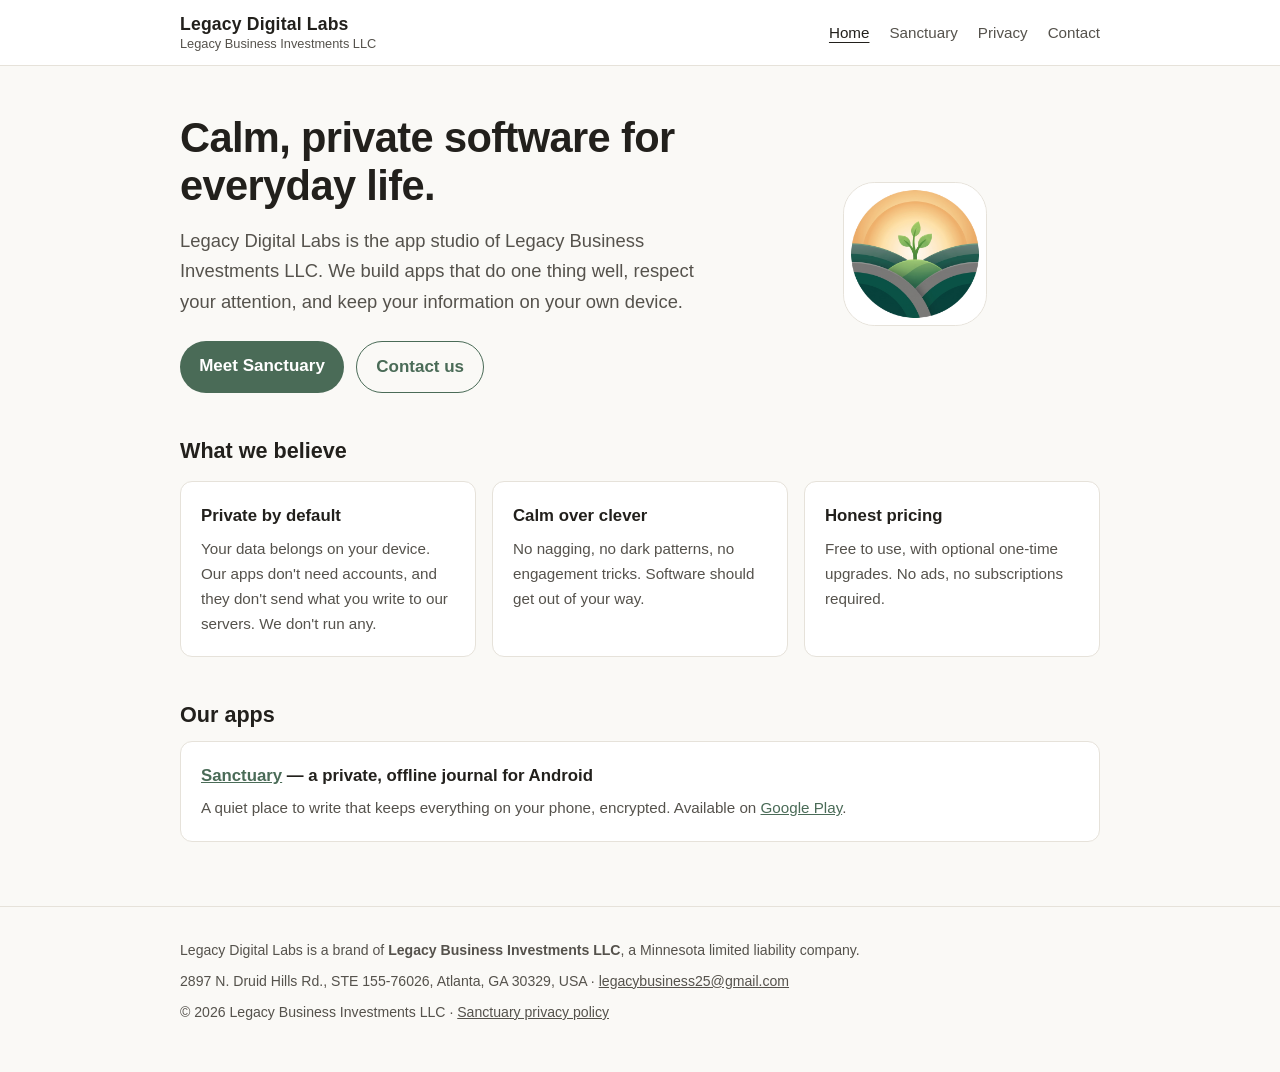
<file: index.html>
<!DOCTYPE html>
<html lang="en">
<head>
<meta charset="utf-8">
<meta name="viewport" content="width=device-width, initial-scale=1">
<title>Legacy Digital Labs — Legacy Business Investments LLC</title>
<meta name="description" content="Legacy Digital Labs is the app studio of Legacy Business Investments LLC. We make calm, private software, starting with Sanctuary, an offline journal for Android.">
<link rel="icon" href="assets/icon-192.png">
<link rel="stylesheet" href="assets/style.css">
</head>
<body>
<header class="site-header">
  <div class="wrap">
    <a class="brand" href="./">
      <strong>Legacy Digital Labs</strong>
      <span>Legacy Business Investments LLC</span>
    </a>
    <nav class="site-nav" aria-label="Main">
      <a href="./" aria-current="page">Home</a>
      <a href="sanctuary/">Sanctuary</a>
      <a href="sanctuary/privacy/">Privacy</a>
      <a href="contact/">Contact</a>
    </nav>
  </div>
</header>

<main>
  <div class="wrap">
    <section class="hero">
      <div>
        <h1>Calm, private software for everyday life.</h1>
        <p class="lede">Legacy Digital Labs is the app studio of Legacy Business Investments LLC. We build
        apps that do one thing well, respect your attention, and keep your information on your own device.</p>
        <div class="actions">
          <a class="button" href="sanctuary/">Meet Sanctuary</a>
          <a class="button secondary" href="contact/">Contact us</a>
        </div>
      </div>
      <img class="hero-icon" src="assets/icon-512.png" alt="Sanctuary app icon: a seedling above a horizon" width="512" height="512">
    </section>

    <h2>What we believe</h2>
    <div class="cards">
      <div class="card">
        <h3>Private by default</h3>
        <p>Your data belongs on your device. Our apps don't need accounts, and they don't send what you write to our servers. We don't run any.</p>
      </div>
      <div class="card">
        <h3>Calm over clever</h3>
        <p>No nagging, no dark patterns, no engagement tricks. Software should get out of your way.</p>
      </div>
      <div class="card">
        <h3>Honest pricing</h3>
        <p>Free to use, with optional one-time upgrades. No ads, no subscriptions required.</p>
      </div>
    </div>

    <h2>Our apps</h2>
    <div class="card">
      <h3><a href="sanctuary/">Sanctuary</a> — a private, offline journal for Android</h3>
      <p>A quiet place to write that keeps everything on your phone, encrypted. Available on
      <a href="https://play.google.com/store/apps/details?id=com.sanctuary.myapp">Google Play</a>.</p>
    </div>
  </div>
</main>

<footer class="site-footer">
  <div class="wrap">
    <div>Legacy Digital Labs is a brand of <strong>Legacy Business Investments LLC</strong>, a Minnesota limited liability company.</div>
    <div>2897 N. Druid Hills Rd., STE 155-76026, Atlanta, GA 30329, USA · <a href="mailto:legacybusiness25@gmail.com">legacybusiness25@gmail.com</a></div>
    <div>© 2026 Legacy Business Investments LLC · <a href="sanctuary/privacy/">Sanctuary privacy policy</a></div>
  </div>
</footer>
</body>
</html>
</file>
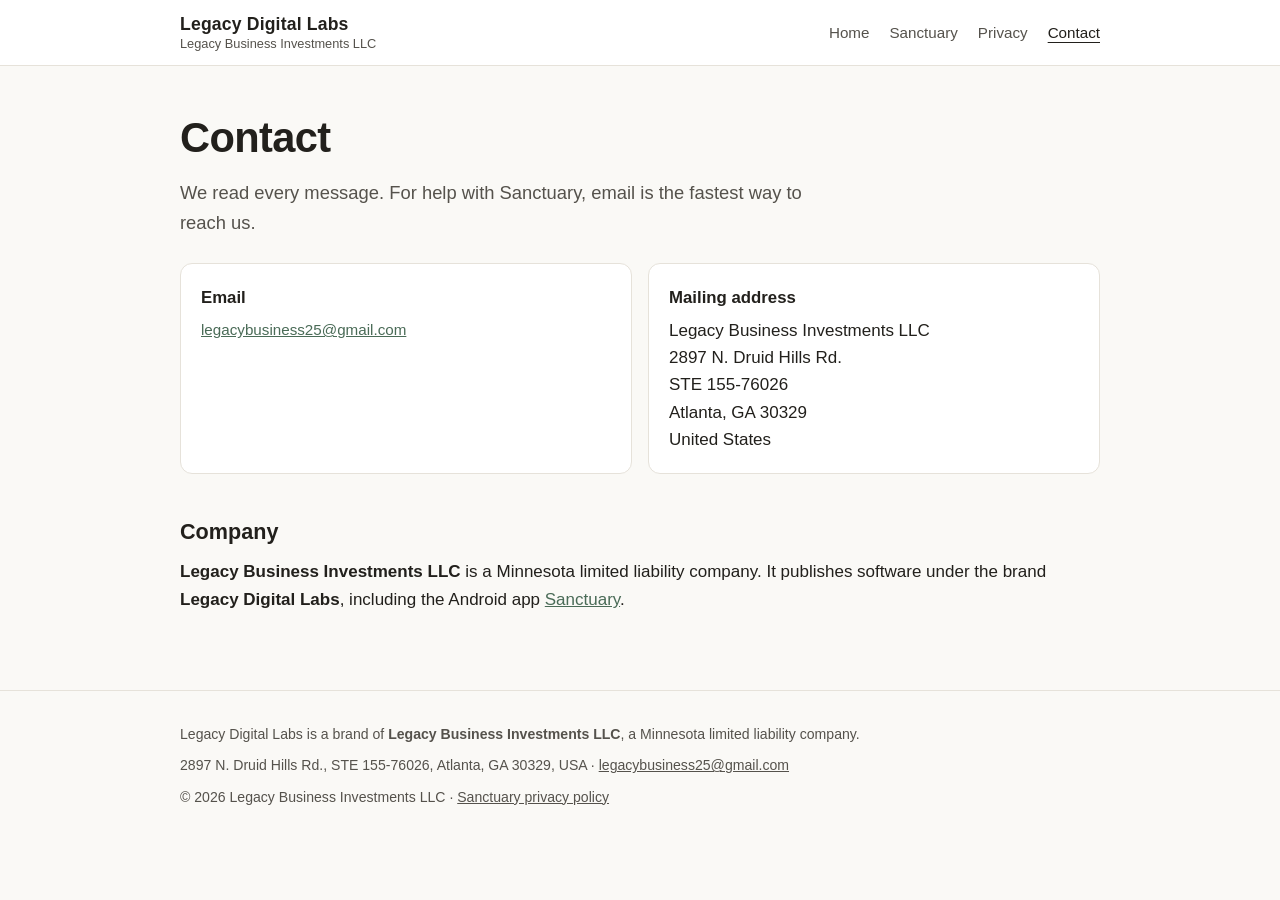
<file: contact/index.html>
<!DOCTYPE html>
<html lang="en">
<head>
<meta charset="utf-8">
<meta name="viewport" content="width=device-width, initial-scale=1">
<title>Contact · Legacy Digital Labs</title>
<meta name="description" content="Contact Legacy Digital Labs, the app studio of Legacy Business Investments LLC.">
<link rel="icon" href="../assets/icon-192.png">
<link rel="stylesheet" href="../assets/style.css">
</head>
<body>
<header class="site-header">
  <div class="wrap">
    <a class="brand" href="../">
      <strong>Legacy Digital Labs</strong>
      <span>Legacy Business Investments LLC</span>
    </a>
    <nav class="site-nav" aria-label="Main">
      <a href="../">Home</a>
      <a href="../sanctuary/">Sanctuary</a>
      <a href="../sanctuary/privacy/">Privacy</a>
      <a href="./" aria-current="page">Contact</a>
    </nav>
  </div>
</header>

<main>
  <div class="wrap">
    <h1>Contact</h1>
    <p class="lede">We read every message. For help with Sanctuary, email is the fastest way to reach us.</p>

    <div class="contact-grid">
      <div class="card">
        <h3>Email</h3>
        <p><a href="mailto:legacybusiness25@gmail.com">legacybusiness25@gmail.com</a></p>
      </div>
      <div class="card">
        <h3>Mailing address</h3>
        <address>
          Legacy Business Investments LLC<br>
          2897 N. Druid Hills Rd.<br>
          STE 155-76026<br>
          Atlanta, GA 30329<br>
          United States
        </address>
      </div>
    </div>

    <h2>Company</h2>
    <p><strong>Legacy Business Investments LLC</strong> is a Minnesota limited liability company.
    It publishes software under the brand <strong>Legacy Digital Labs</strong>, including the Android app
    <a href="../sanctuary/">Sanctuary</a>.</p>
  </div>
</main>

<footer class="site-footer">
  <div class="wrap">
    <div>Legacy Digital Labs is a brand of <strong>Legacy Business Investments LLC</strong>, a Minnesota limited liability company.</div>
    <div>2897 N. Druid Hills Rd., STE 155-76026, Atlanta, GA 30329, USA · <a href="mailto:legacybusiness25@gmail.com">legacybusiness25@gmail.com</a></div>
    <div>© 2026 Legacy Business Investments LLC · <a href="../sanctuary/privacy/">Sanctuary privacy policy</a></div>
  </div>
</footer>
</body>
</html>
</file>
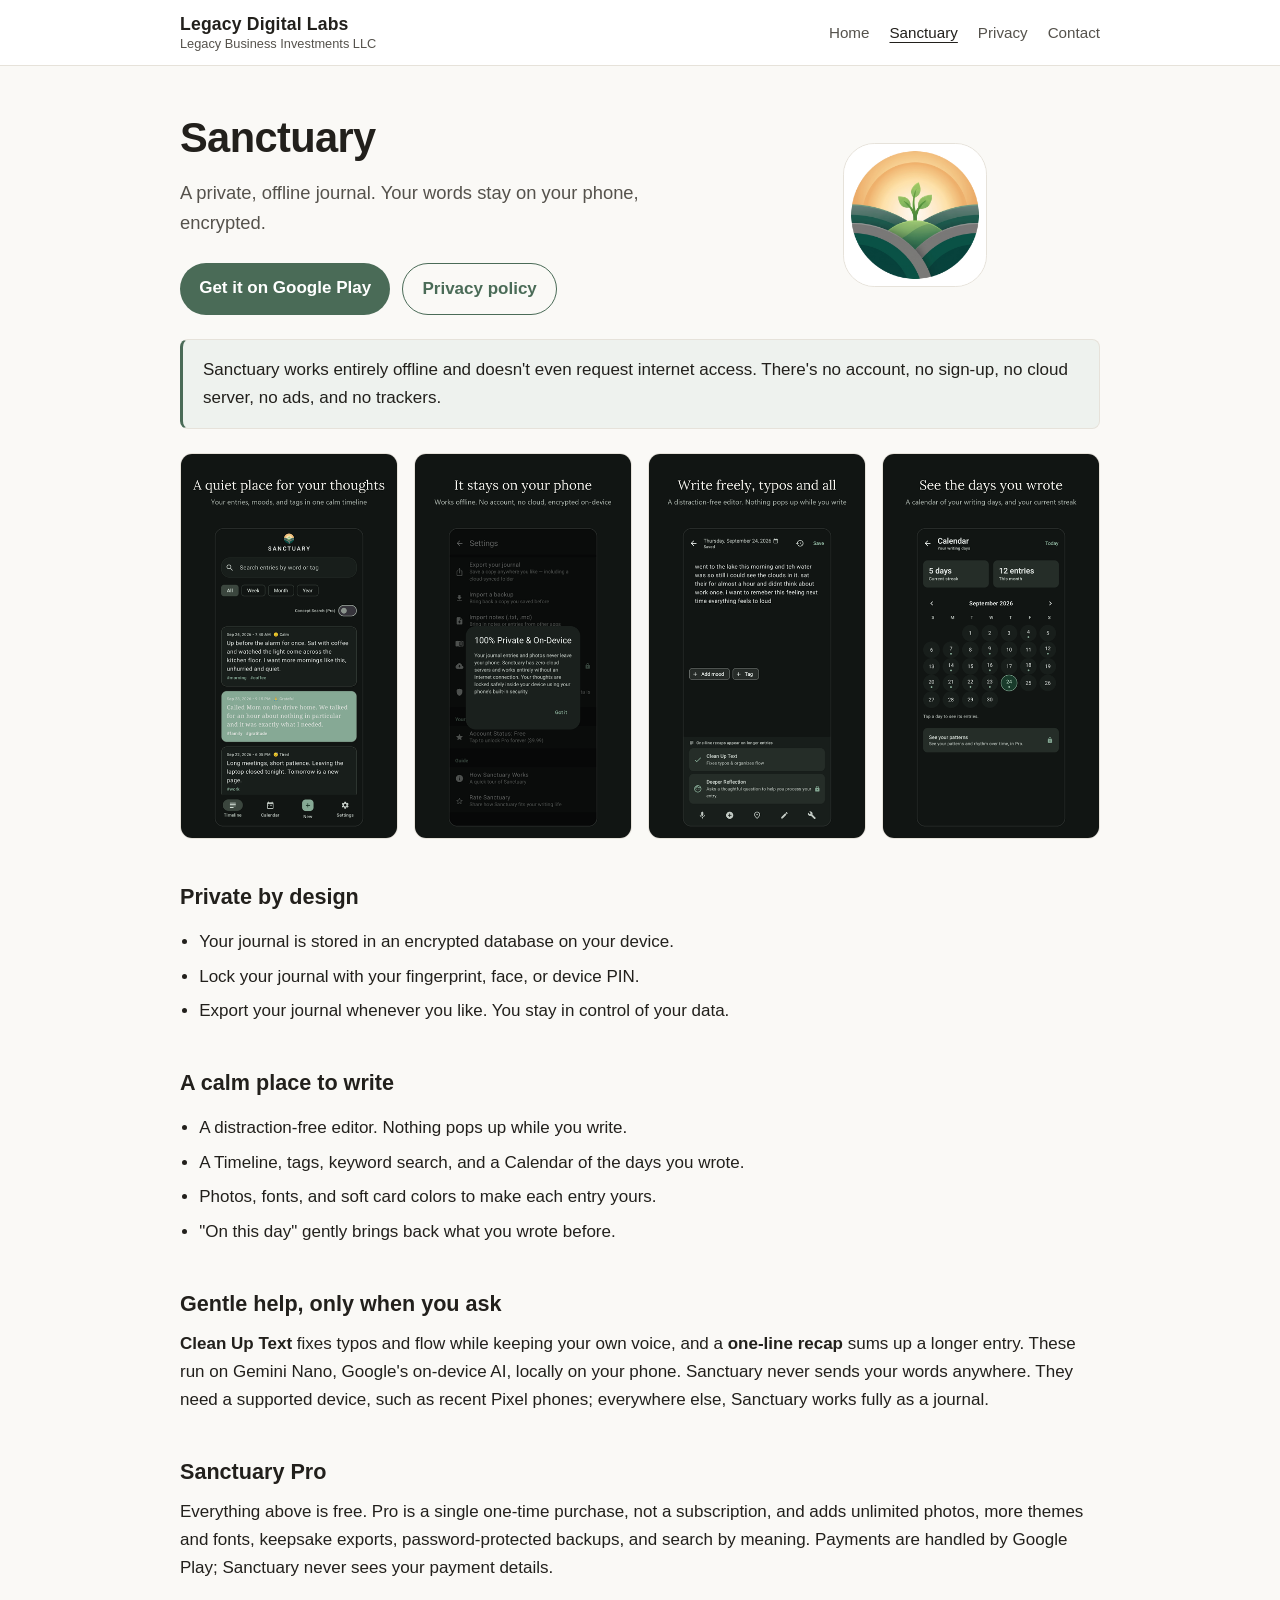
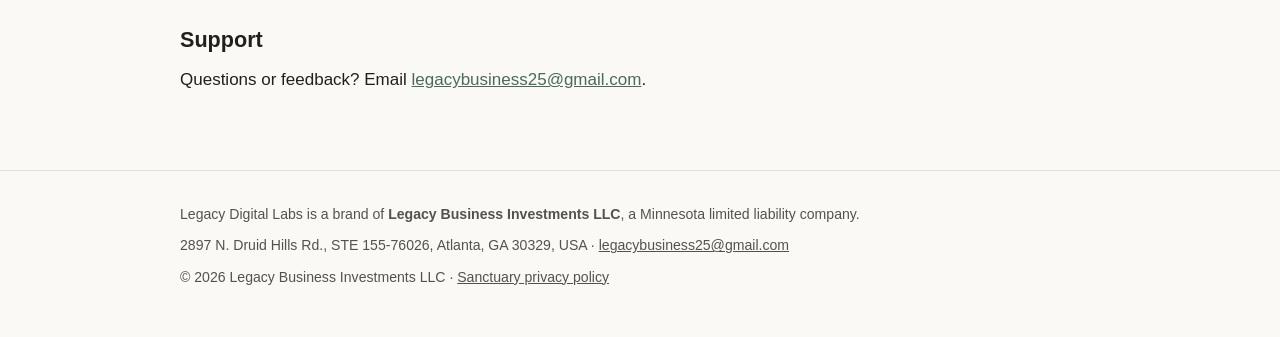
<file: sanctuary/index.html>
<!DOCTYPE html>
<html lang="en">
<head>
<meta charset="utf-8">
<meta name="viewport" content="width=device-width, initial-scale=1">
<title>Sanctuary — a private, offline journal · Legacy Digital Labs</title>
<meta name="description" content="Sanctuary is a private, offline journal for Android. Your words stay on your phone, encrypted. No account, no cloud, no ads.">
<link rel="icon" href="../assets/icon-192.png">
<link rel="stylesheet" href="../assets/style.css">
</head>
<body>
<header class="site-header">
  <div class="wrap">
    <a class="brand" href="../">
      <strong>Legacy Digital Labs</strong>
      <span>Legacy Business Investments LLC</span>
    </a>
    <nav class="site-nav" aria-label="Main">
      <a href="../">Home</a>
      <a href="./" aria-current="page">Sanctuary</a>
      <a href="privacy/">Privacy</a>
      <a href="../contact/">Contact</a>
    </nav>
  </div>
</header>

<main>
  <div class="wrap">
    <section class="hero">
      <div>
        <h1>Sanctuary</h1>
        <p class="lede">A private, offline journal. Your words stay on your phone, encrypted.</p>
        <div class="actions">
          <a class="button" href="https://play.google.com/store/apps/details?id=com.sanctuary.myapp">Get it on Google Play</a>
          <a class="button secondary" href="privacy/">Privacy policy</a>
        </div>
      </div>
      <img class="hero-icon" src="../assets/icon-512.png" alt="Sanctuary app icon" width="512" height="512">
    </section>

    <div class="promise">Sanctuary works entirely offline and doesn't even request internet access.
    There's no account, no sign-up, no cloud server, no ads, and no trackers.</div>

    <div class="shots">
      <img src="../assets/shots/01-timeline.png" alt="Timeline of journal entries" width="414" height="736" loading="lazy">
      <img src="../assets/shots/02-privacy.png" alt="Privacy: everything stays on your phone" width="414" height="736" loading="lazy">
      <img src="../assets/shots/03-write-freely.png" alt="Distraction-free editor" width="414" height="736" loading="lazy">
      <img src="../assets/shots/05-calendar.png" alt="Calendar marking the days you wrote" width="414" height="736" loading="lazy">
    </div>

    <h2>Private by design</h2>
    <ul class="features">
      <li>Your journal is stored in an encrypted database on your device.</li>
      <li>Lock your journal with your fingerprint, face, or device PIN.</li>
      <li>Export your journal whenever you like. You stay in control of your data.</li>
    </ul>

    <h2>A calm place to write</h2>
    <ul class="features">
      <li>A distraction-free editor. Nothing pops up while you write.</li>
      <li>A Timeline, tags, keyword search, and a Calendar of the days you wrote.</li>
      <li>Photos, fonts, and soft card colors to make each entry yours.</li>
      <li>"On this day" gently brings back what you wrote before.</li>
    </ul>

    <h2>Gentle help, only when you ask</h2>
    <p><strong>Clean Up Text</strong> fixes typos and flow while keeping your own voice, and a
    <strong>one-line recap</strong> sums up a longer entry. These run on Gemini Nano, Google's on-device AI,
    locally on your phone. Sanctuary never sends your words anywhere. They need a supported device, such as
    recent Pixel phones; everywhere else, Sanctuary works fully as a journal.</p>

    <h2>Sanctuary Pro</h2>
    <p>Everything above is free. Pro is a single one-time purchase, not a subscription, and adds unlimited
    photos, more themes and fonts, keepsake exports, password-protected backups, and search by meaning.
    Payments are handled by Google Play; Sanctuary never sees your payment details.</p>

    <h2>Support</h2>
    <p>Questions or feedback? Email <a href="mailto:legacybusiness25@gmail.com">legacybusiness25@gmail.com</a>.</p>
  </div>
</main>

<footer class="site-footer">
  <div class="wrap">
    <div>Legacy Digital Labs is a brand of <strong>Legacy Business Investments LLC</strong>, a Minnesota limited liability company.</div>
    <div>2897 N. Druid Hills Rd., STE 155-76026, Atlanta, GA 30329, USA · <a href="mailto:legacybusiness25@gmail.com">legacybusiness25@gmail.com</a></div>
    <div>© 2026 Legacy Business Investments LLC · <a href="privacy/">Sanctuary privacy policy</a></div>
  </div>
</footer>
</body>
</html>
</file>
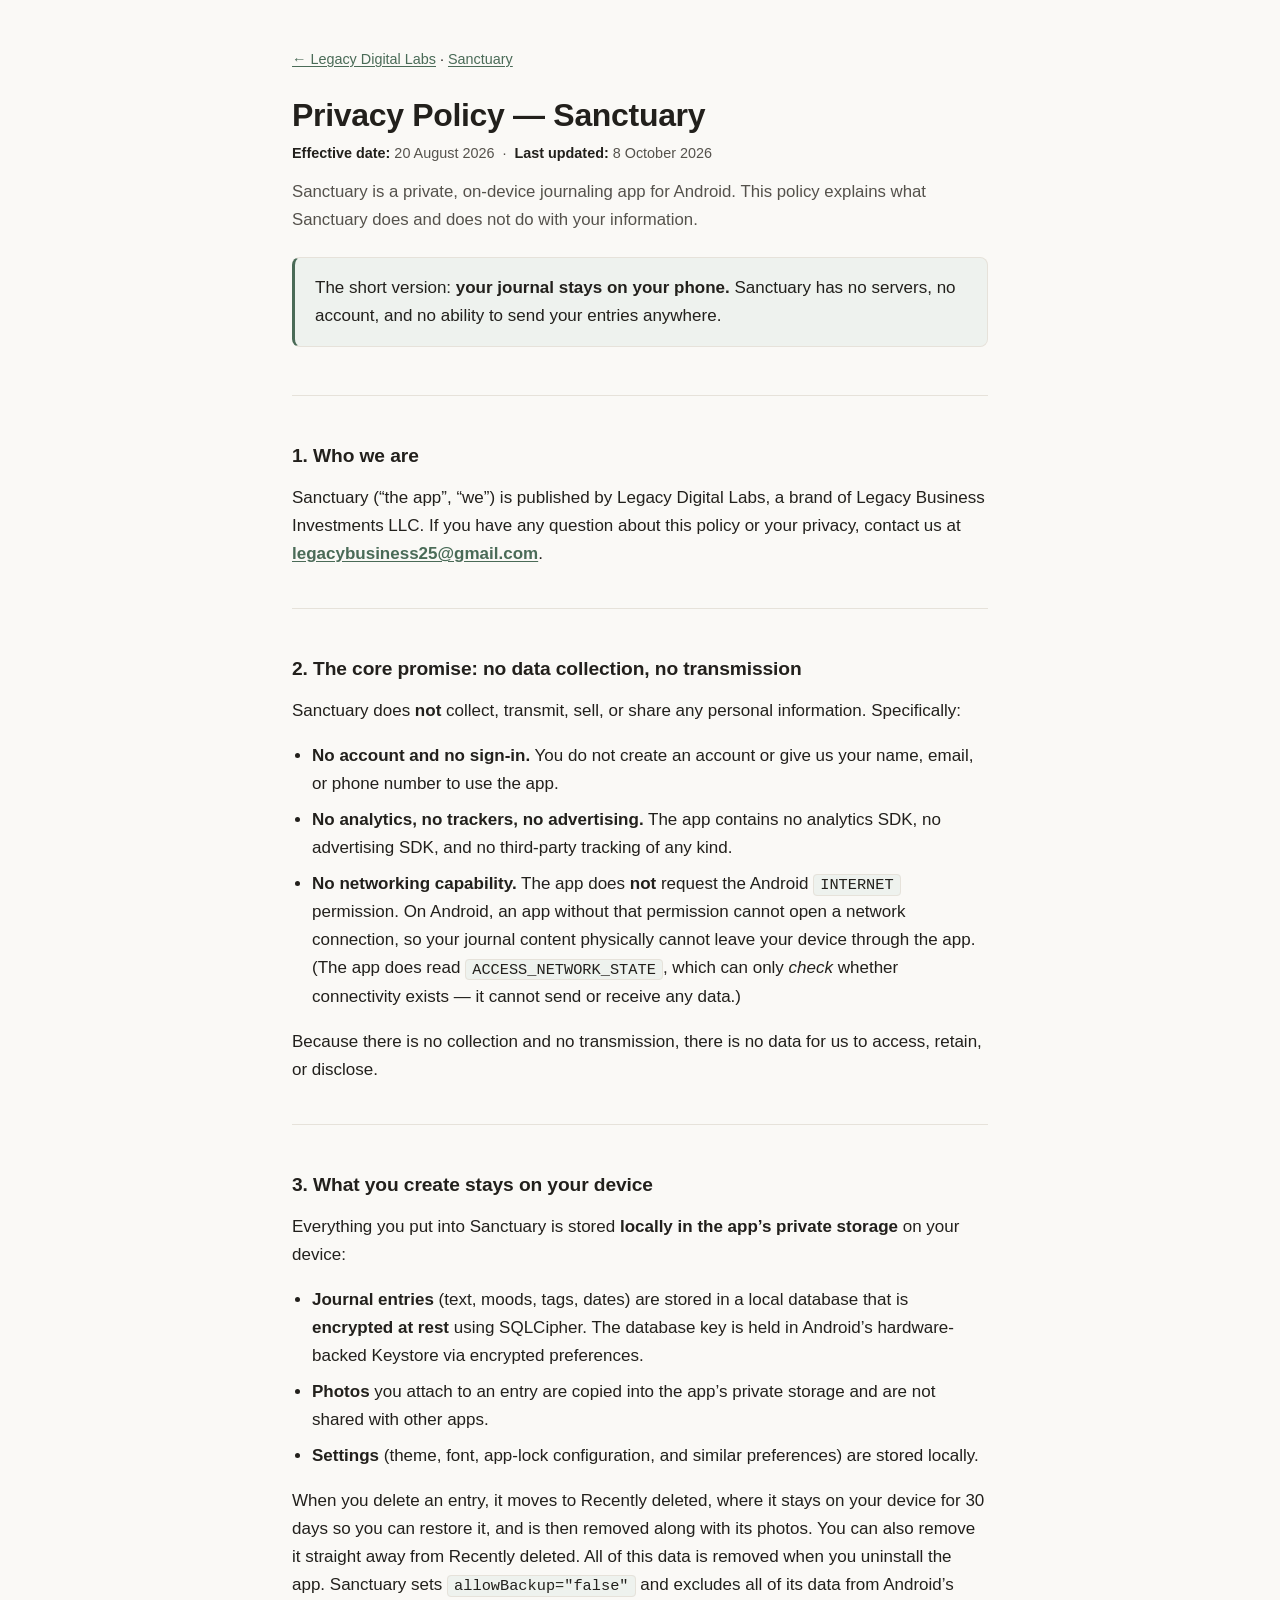
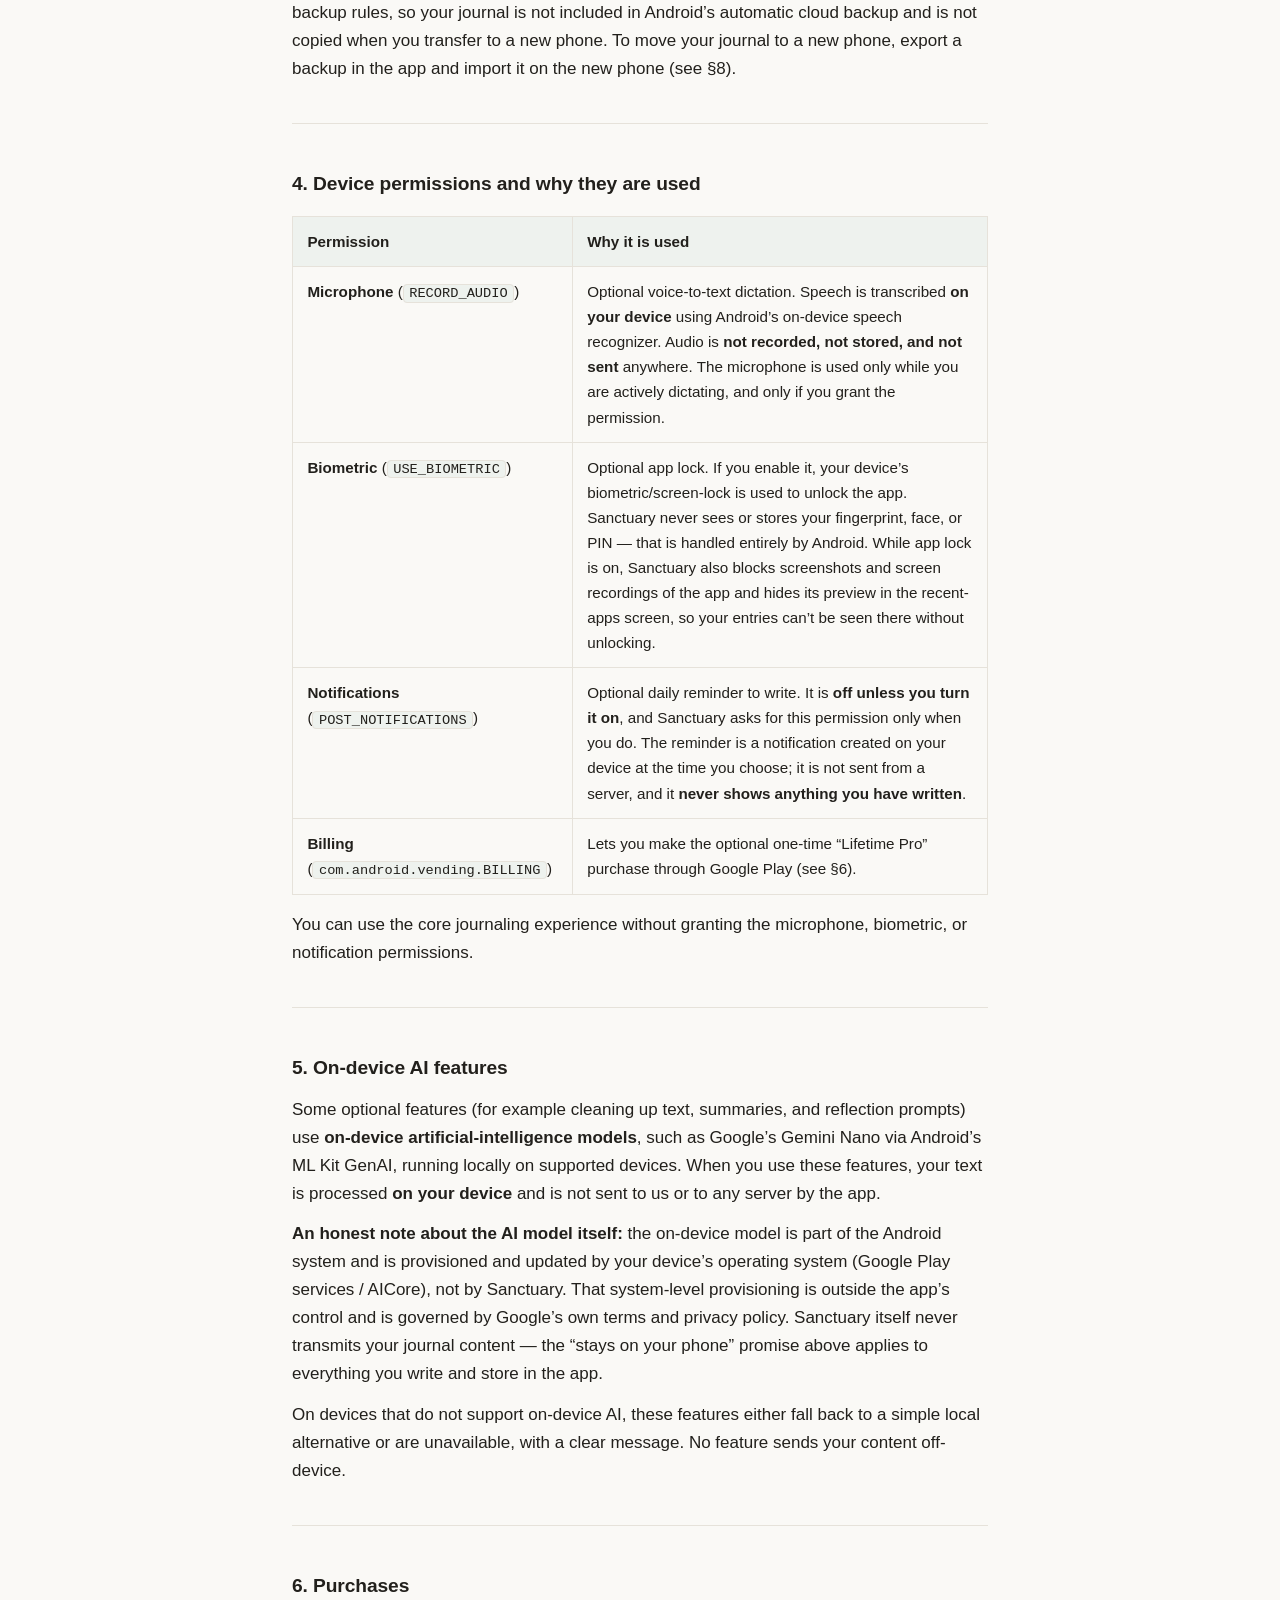
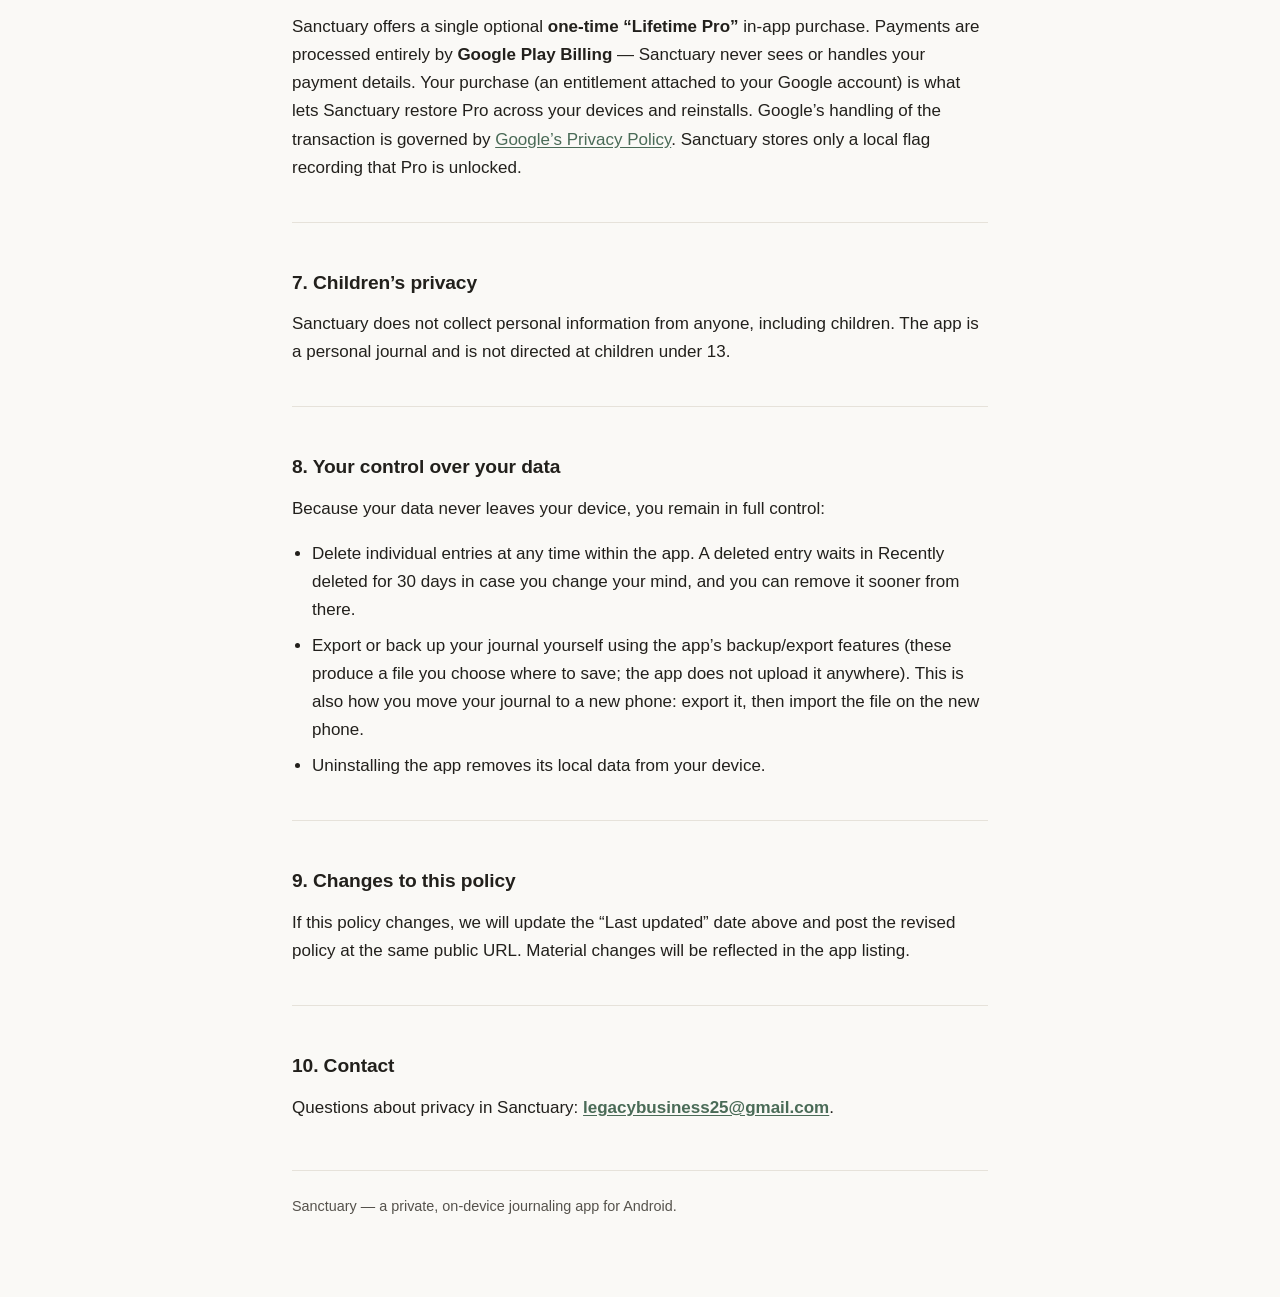
<file: sanctuary/privacy/index.html>
<!DOCTYPE html>
<html lang="en">
<head>
<meta charset="utf-8">
<meta name="viewport" content="width=device-width, initial-scale=1">
<title>Privacy Policy — Sanctuary</title>
<meta name="description" content="Privacy policy for Sanctuary, a private, on-device Android journaling app. Your journal stays on your phone: no accounts, no servers, no data collection.">
<style>
  :root {
    --bg: #faf9f6;
    --surface: #ffffff;
    --ink: #22201c;
    --ink-soft: #55524c;
    --border: #e6e2da;
    --accent: #4a6b57;
    --accent-soft: #eef2ee;
    --maxw: 46rem;
  }
  @media (prefers-color-scheme: dark) {
    :root {
      --bg: #16181a;
      --surface: #1e2124;
      --ink: #e7e4de;
      --ink-soft: #a9a49b;
      --border: #33373b;
      --accent: #8fb79c;
      --accent-soft: #232a25;
    }
  }
  * { box-sizing: border-box; }
  html { -webkit-text-size-adjust: 100%; }
  body {
    margin: 0;
    background: var(--bg);
    color: var(--ink);
    font-family: -apple-system, BlinkMacSystemFont, "Segoe UI", Roboto, "Helvetica Neue", Arial, sans-serif;
    line-height: 1.65;
    font-size: 17px;
  }
  .wrap { max-width: var(--maxw); margin: 0 auto; padding: 3rem 1.25rem 5rem; }
  header { border-bottom: 1px solid var(--border); padding-bottom: 1.5rem; margin-bottom: 2rem; }
  h1 { font-size: 2rem; line-height: 1.2; margin: 0 0 .5rem; letter-spacing: -0.01em; }
  h2 {
    font-size: 1.2rem; margin: 2.5rem 0 .75rem; padding-top: .25rem;
    color: var(--ink); letter-spacing: -0.005em;
  }
  .lede { color: var(--ink-soft); font-size: 1.05rem; margin: .75rem 0 0; }
  .dates { color: var(--ink-soft); font-size: .9rem; margin: .25rem 0 0; }
  .promise {
    background: var(--accent-soft); border: 1px solid var(--border);
    border-left: 3px solid var(--accent); border-radius: 8px;
    padding: 1rem 1.25rem; margin: 1.5rem 0; color: var(--ink);
  }
  p { margin: .75rem 0; color: var(--ink); }
  ul { padding-left: 1.25rem; }
  li { margin: .5rem 0; }
  strong { color: var(--ink); }
  code {
    background: var(--accent-soft); border: 1px solid var(--border);
    border-radius: 4px; padding: .05em .4em; font-size: .9em;
    font-family: "SF Mono", ui-monospace, "Cascadia Code", Consolas, monospace;
  }
  a { color: var(--accent); text-decoration: underline; text-underline-offset: 2px; }
  .table-scroll { overflow-x: auto; margin: 1rem 0; }
  table { border-collapse: collapse; width: 100%; min-width: 32rem; font-size: .95rem; }
  th, td { text-align: left; vertical-align: top; padding: .75rem .9rem; border: 1px solid var(--border); }
  th { background: var(--accent-soft); font-weight: 600; }
  hr { border: none; border-top: 1px solid var(--border); margin: 2.5rem 0; }
  footer { margin-top: 3rem; padding-top: 1.5rem; border-top: 1px solid var(--border); color: var(--ink-soft); font-size: .9rem; }
</style>
</head>
<body>
<div class="wrap">
  <p style="margin:0 0 1.5rem;font-size:.9rem"><a href="../../">&larr; Legacy Digital Labs</a> &middot; <a href="../">Sanctuary</a></p>
  <header>
    <h1>Privacy Policy — Sanctuary</h1>
    <p class="dates"><strong>Effective date:</strong> 20 August 2026 &nbsp;·&nbsp; <strong>Last updated:</strong> 8 October 2026</p>
    <p class="lede">Sanctuary is a private, on-device journaling app for Android. This policy explains what Sanctuary does and does not do with your information.</p>
    <div class="promise">The short version: <strong>your journal stays on your phone.</strong> Sanctuary has no servers, no account, and no ability to send your entries anywhere.</div>
  </header>

  <h2>1. Who we are</h2>
  <p>Sanctuary (&ldquo;the app&rdquo;, &ldquo;we&rdquo;) is published by Legacy Digital Labs, a brand of Legacy Business Investments LLC. If you have any question about this policy or your privacy, contact us at <strong><a href="mailto:legacybusiness25@gmail.com">legacybusiness25@gmail.com</a></strong>.</p>

  <hr>

  <h2>2. The core promise: no data collection, no transmission</h2>
  <p>Sanctuary does <strong>not</strong> collect, transmit, sell, or share any personal information. Specifically:</p>
  <ul>
    <li><strong>No account and no sign-in.</strong> You do not create an account or give us your name, email, or phone number to use the app.</li>
    <li><strong>No analytics, no trackers, no advertising.</strong> The app contains no analytics SDK, no advertising SDK, and no third-party tracking of any kind.</li>
    <li><strong>No networking capability.</strong> The app does <strong>not</strong> request the Android <code>INTERNET</code> permission. On Android, an app without that permission cannot open a network connection, so your journal content physically cannot leave your device through the app. (The app does read <code>ACCESS_NETWORK_STATE</code>, which can only <em>check</em> whether connectivity exists — it cannot send or receive any data.)</li>
  </ul>
  <p>Because there is no collection and no transmission, there is no data for us to access, retain, or disclose.</p>

  <hr>

  <h2>3. What you create stays on your device</h2>
  <p>Everything you put into Sanctuary is stored <strong>locally in the app&rsquo;s private storage</strong> on your device:</p>
  <ul>
    <li><strong>Journal entries</strong> (text, moods, tags, dates) are stored in a local database that is <strong>encrypted at rest</strong> using SQLCipher. The database key is held in Android&rsquo;s hardware-backed Keystore via encrypted preferences.</li>
    <li><strong>Photos</strong> you attach to an entry are copied into the app&rsquo;s private storage and are not shared with other apps.</li>
    <li><strong>Settings</strong> (theme, font, app-lock configuration, and similar preferences) are stored locally.</li>
  </ul>
  <p>When you delete an entry, it moves to Recently deleted, where it stays on your device for 30 days so you can restore it, and is then removed along with its photos. You can also remove it straight away from Recently deleted. All of this data is removed when you uninstall the app. Sanctuary sets <code>allowBackup=&quot;false&quot;</code> and excludes all of its data from Android&rsquo;s backup rules, so your journal is not included in Android&rsquo;s automatic cloud backup and is not copied when you transfer to a new phone. To move your journal to a new phone, export a backup in the app and import it on the new phone (see &sect;8).</p>

  <hr>

  <h2>4. Device permissions and why they are used</h2>
  <div class="table-scroll">
    <table>
      <thead><tr><th>Permission</th><th>Why it is used</th></tr></thead>
      <tbody>
        <tr>
          <td><strong>Microphone</strong> (<code>RECORD_AUDIO</code>)</td>
          <td>Optional voice-to-text dictation. Speech is transcribed <strong>on your device</strong> using Android&rsquo;s on-device speech recognizer. Audio is <strong>not recorded, not stored, and not sent</strong> anywhere. The microphone is used only while you are actively dictating, and only if you grant the permission.</td>
        </tr>
        <tr>
          <td><strong>Biometric</strong> (<code>USE_BIOMETRIC</code>)</td>
          <td>Optional app lock. If you enable it, your device&rsquo;s biometric/screen-lock is used to unlock the app. Sanctuary never sees or stores your fingerprint, face, or PIN — that is handled entirely by Android. While app lock is on, Sanctuary also blocks screenshots and screen recordings of the app and hides its preview in the recent-apps screen, so your entries can&rsquo;t be seen there without unlocking.</td>
        </tr>
        <tr>
          <td><strong>Notifications</strong> (<code>POST_NOTIFICATIONS</code>)</td>
          <td>Optional daily reminder to write. It is <strong>off unless you turn it on</strong>, and Sanctuary asks for this permission only when you do. The reminder is a notification created on your device at the time you choose; it is not sent from a server, and it <strong>never shows anything you have written</strong>.</td>
        </tr>
        <tr>
          <td><strong>Billing</strong> (<code>com.android.vending.BILLING</code>)</td>
          <td>Lets you make the optional one-time &ldquo;Lifetime Pro&rdquo; purchase through Google Play (see &sect;6).</td>
        </tr>
      </tbody>
    </table>
  </div>
  <p>You can use the core journaling experience without granting the microphone, biometric, or notification permissions.</p>

  <hr>

  <h2>5. On-device AI features</h2>
  <p>Some optional features (for example cleaning up text, summaries, and reflection prompts) use <strong>on-device artificial-intelligence models</strong>, such as Google&rsquo;s Gemini Nano via Android&rsquo;s ML Kit GenAI, running locally on supported devices. When you use these features, your text is processed <strong>on your device</strong> and is not sent to us or to any server by the app.</p>
  <p><strong>An honest note about the AI model itself:</strong> the on-device model is part of the Android system and is provisioned and updated by your device&rsquo;s operating system (Google Play services / AICore), not by Sanctuary. That system-level provisioning is outside the app&rsquo;s control and is governed by Google&rsquo;s own terms and privacy policy. Sanctuary itself never transmits your journal content — the &ldquo;stays on your phone&rdquo; promise above applies to everything you write and store in the app.</p>
  <p>On devices that do not support on-device AI, these features either fall back to a simple local alternative or are unavailable, with a clear message. No feature sends your content off-device.</p>

  <hr>

  <h2>6. Purchases</h2>
  <p>Sanctuary offers a single optional <strong>one-time &ldquo;Lifetime Pro&rdquo;</strong> in-app purchase. Payments are processed entirely by <strong>Google Play Billing</strong> — Sanctuary never sees or handles your payment details. Your purchase (an entitlement attached to your Google account) is what lets Sanctuary restore Pro across your devices and reinstalls. Google&rsquo;s handling of the transaction is governed by <a href="https://policies.google.com/privacy">Google&rsquo;s Privacy Policy</a>. Sanctuary stores only a local flag recording that Pro is unlocked.</p>

  <hr>

  <h2>7. Children&rsquo;s privacy</h2>
  <p>Sanctuary does not collect personal information from anyone, including children. The app is a personal journal and is not directed at children under 13.</p>

  <hr>

  <h2>8. Your control over your data</h2>
  <p>Because your data never leaves your device, you remain in full control:</p>
  <ul>
    <li>Delete individual entries at any time within the app. A deleted entry waits in Recently deleted for 30 days in case you change your mind, and you can remove it sooner from there.</li>
    <li>Export or back up your journal yourself using the app&rsquo;s backup/export features (these produce a file you choose where to save; the app does not upload it anywhere). This is also how you move your journal to a new phone: export it, then import the file on the new phone.</li>
    <li>Uninstalling the app removes its local data from your device.</li>
  </ul>

  <hr>

  <h2>9. Changes to this policy</h2>
  <p>If this policy changes, we will update the &ldquo;Last updated&rdquo; date above and post the revised policy at the same public URL. Material changes will be reflected in the app listing.</p>

  <hr>

  <h2>10. Contact</h2>
  <p>Questions about privacy in Sanctuary: <strong><a href="mailto:legacybusiness25@gmail.com">legacybusiness25@gmail.com</a></strong>.</p>

  <footer>
    Sanctuary — a private, on-device journaling app for Android.
  </footer>
</div>
</body>
</html>
</file>
<file: assets/style.css>
/* Legacy Digital Labs — shared styles. No external fonts, scripts, or trackers. */
:root {
  --bg: #faf9f6;
  --surface: #ffffff;
  --ink: #22201c;
  --ink-soft: #55524c;
  --border: #e6e2da;
  --accent: #4a6b57;
  --accent-ink: #ffffff;
  --accent-soft: #eef2ee;
  --maxw: 60rem;
}
@media (prefers-color-scheme: dark) {
  :root {
    --bg: #16181a;
    --surface: #1e2124;
    --ink: #e7e4de;
    --ink-soft: #a9a49b;
    --border: #33373b;
    --accent: #8fb79c;
    --accent-ink: #16181a;
    --accent-soft: #232a25;
  }
}
* { box-sizing: border-box; }
html { -webkit-text-size-adjust: 100%; }
body {
  margin: 0;
  background: var(--bg);
  color: var(--ink);
  font-family: -apple-system, BlinkMacSystemFont, "Segoe UI", Roboto, "Helvetica Neue", Arial, sans-serif;
  font-size: 17px;
  line-height: 1.65;
}
a { color: var(--accent); }
a:focus-visible { outline: 2px solid var(--accent); outline-offset: 2px; border-radius: 3px; }
img { max-width: 100%; height: auto; display: block; }

.wrap { max-width: var(--maxw); margin: 0 auto; padding: 0 1.25rem; }

/* Header */
.site-header { border-bottom: 1px solid var(--border); background: var(--surface); }
.site-header .wrap { display: flex; align-items: center; justify-content: space-between; gap: 1rem; flex-wrap: wrap; padding-top: .9rem; padding-bottom: .9rem; }
.brand { display: flex; flex-direction: column; text-decoration: none; color: var(--ink); line-height: 1.2; }
.brand strong { font-size: 1.1rem; letter-spacing: .01em; }
.brand span { font-size: .8rem; color: var(--ink-soft); }
.site-nav { display: flex; gap: 1.25rem; flex-wrap: wrap; }
.site-nav a { color: var(--ink-soft); text-decoration: none; font-size: .95rem; }
.site-nav a:hover, .site-nav a[aria-current="page"] { color: var(--ink); text-decoration: underline; text-underline-offset: 4px; }

/* Content */
main { padding: 3rem 0 4rem; }
h1 { font-size: clamp(1.9rem, 4vw, 2.6rem); line-height: 1.15; letter-spacing: -0.015em; margin: 0 0 1rem; }
h2 { font-size: 1.35rem; line-height: 1.3; margin: 2.75rem 0 .75rem; }
h3 { font-size: 1.05rem; margin: 0 0 .35rem; }
p { margin: .75rem 0; }
.lede { font-size: 1.15rem; color: var(--ink-soft); max-width: 40rem; }
.muted { color: var(--ink-soft); }

.hero { display: grid; grid-template-columns: 1fr; gap: 2rem; align-items: center; }
@media (min-width: 760px) { .hero { grid-template-columns: 1.4fr 1fr; } }
.hero-icon { width: 9rem; border-radius: 22%; border: 1px solid var(--border); justify-self: center; }

.cards { display: grid; grid-template-columns: 1fr; gap: 1rem; margin-top: 1rem; }
@media (min-width: 700px) { .cards { grid-template-columns: repeat(3, 1fr); } }
.card { background: var(--surface); border: 1px solid var(--border); border-radius: 12px; padding: 1.25rem; }
.card p { margin: 0; color: var(--ink-soft); font-size: .95rem; }

.button {
  display: inline-block; background: var(--accent); color: var(--accent-ink);
  text-decoration: none; font-weight: 600; padding: .7rem 1.2rem; border-radius: 999px;
}
.button:hover { filter: brightness(1.05); }
.button.secondary { background: transparent; color: var(--accent); border: 1px solid var(--accent); }
.actions { display: flex; gap: .75rem; flex-wrap: wrap; margin-top: 1.5rem; }

.shots { display: grid; grid-template-columns: repeat(2, 1fr); gap: 1rem; margin-top: 1rem; }
@media (min-width: 760px) { .shots { grid-template-columns: repeat(4, 1fr); } }
.shots img { border-radius: 12px; border: 1px solid var(--border); }

ul.features { padding-left: 1.2rem; }
ul.features li { margin: .4rem 0; }

.promise {
  background: var(--accent-soft); border: 1px solid var(--border); border-left: 3px solid var(--accent);
  border-radius: 8px; padding: 1rem 1.25rem; margin: 1.5rem 0;
}

address { font-style: normal; line-height: 1.6; }
.contact-grid { display: grid; grid-template-columns: 1fr; gap: 1rem; margin-top: 1.5rem; }
@media (min-width: 700px) { .contact-grid { grid-template-columns: 1fr 1fr; } }

/* Footer */
.site-footer { border-top: 1px solid var(--border); padding: 2rem 0 3rem; font-size: .88rem; color: var(--ink-soft); }
.site-footer .wrap { display: grid; gap: .5rem; }
.site-footer a { color: var(--ink-soft); }
</file>
